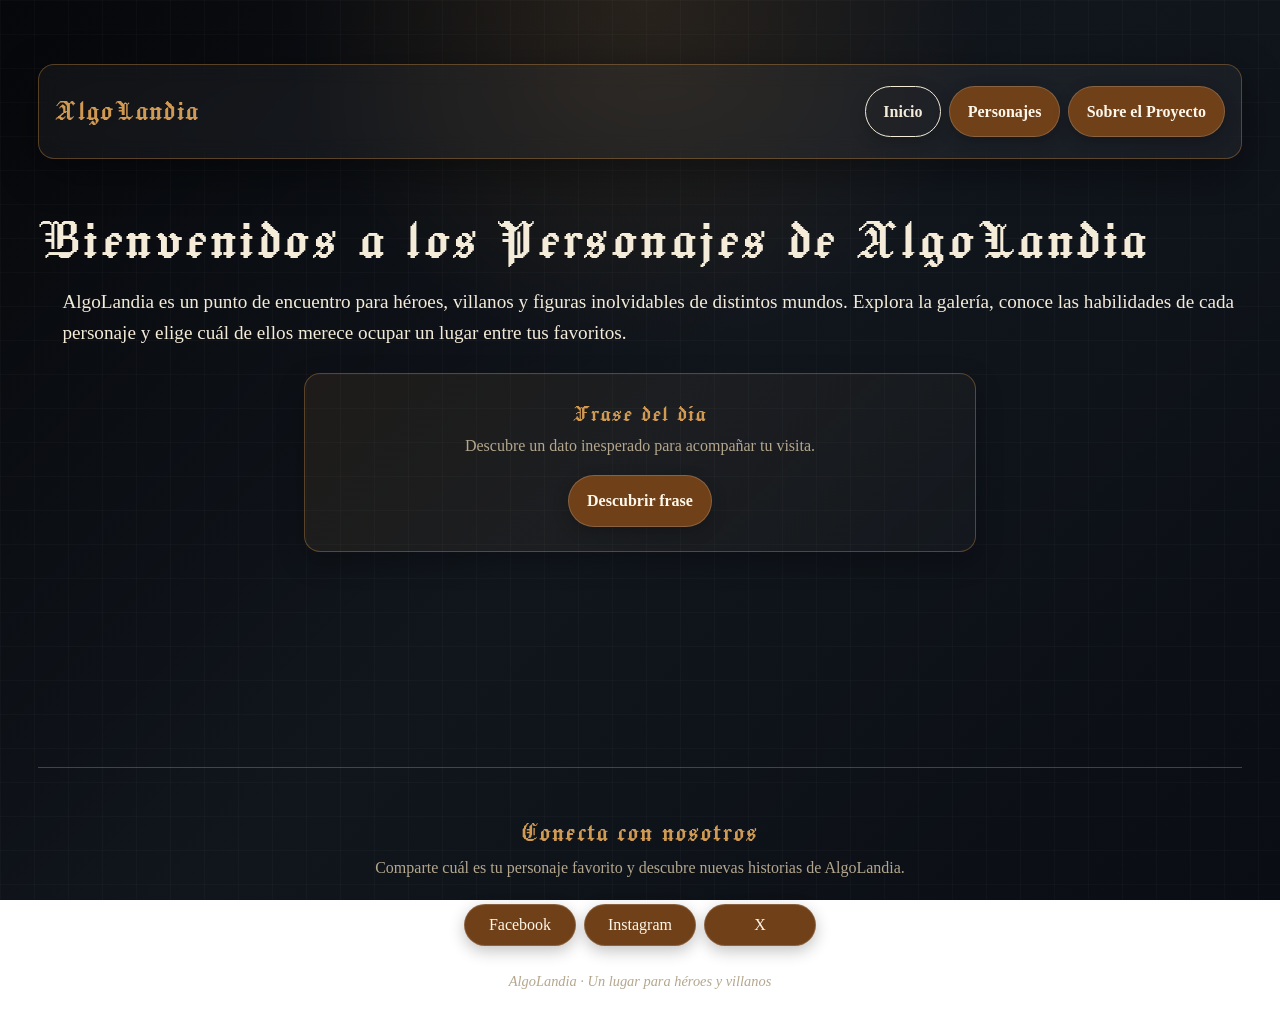
<file: src/index.html>
<!DOCTYPE html>
<html lang="es-CO">
<head>
    <meta charset="UTF-8" />
    <meta name="viewport" content="width=device-width, initial-scale=1.0" />
    <title>Personajes de AlgoLandia</title>
    <link href="https://cdn.jsdelivr.net/npm/bootstrap@5.3.8/dist/css/bootstrap.min.css" rel="stylesheet" integrity="sha384-sRIl4kxILFvY47J16cr9ZwB07vP4J8+LH7qKQnuqkuIAvNWLzeN8tE5YBujZqJLB" crossorigin="anonymous">
    <link rel="stylesheet" href="styles.css" />
</head>

<body class="site-body">
    <nav id="btnrow" class="site-navbar navbar navbar-expand-lg rounded-4 px-3 py-3 mb-5" data-bs-theme="dark" aria-label="Navegación principal">
        <div class="container-fluid px-0">
            <a class="navbar-brand me-4" href="./index.html">AlgoLandia</a>
            <button class="navbar-toggler" type="button" data-bs-toggle="collapse" data-bs-target="#main-navigation" aria-controls="main-navigation" aria-expanded="false" aria-label="Mostrar u ocultar navegación">
                <span class="navbar-toggler-icon"></span>
            </button>
            <div class="collapse navbar-collapse" id="main-navigation">
                <div id="nav-actions" class="navbar-nav ms-auto flex-wrap align-items-lg-center gap-2 pt-3 pt-lg-0">
                    <a class="btn brand-btn rounded-pill fw-bold active" href="./index.html" aria-current="page">Inicio</a>
                    <a class="btn brand-btn rounded-pill fw-bold" href="./pages/personajes.html">Personajes</a>
                    <a class="btn brand-btn rounded-pill fw-bold" href="#">Sobre el Proyecto</a>
                </div>
            </div>
        </div>
    </nav>
    <main class="home-main">
        <h1 class="mb-3">Bienvenidos a los Personajes de AlgoLandia</h1>
        <p class="ms-4 mb-4">AlgoLandia es un punto de encuentro para héroes, villanos y figuras inolvidables de distintos mundos.
            Explora la galería, conoce las habilidades de cada personaje y elige cuál de ellos merece ocupar un lugar
            entre tus favoritos.</p>
        <section class="daily-quote-panel rounded-4 p-3 p-md-4 mt-4 mx-auto text-center" aria-labelledby="daily-quote-title-home">
            <div class="d-flex flex-column align-items-center justify-content-center gap-3">
                <div class="text-center">
                    <h4 id="daily-quote-title-home" class="daily-quote-title mb-1">Frase del día</h4>
                    <p class="daily-quote-copy m-0">Descubre un dato inesperado para acompañar tu visita.</p>
                </div>
                <div id="daily-quote-actions" class="d-flex flex-wrap align-items-center justify-content-center gap-2"></div>
            </div>
            <div id="quote-output" class="w-100" aria-live="polite"></div>
        </section>
    </main>
    <footer class="home-footer redes-pagina d-flex flex-column align-items-center justify-content-center pt-5 mt-0 text-center">
        <h3 class="mb-1">Conecta con nosotros</h3>
        <p class="footer-copy mb-3">Comparte cuál es tu personaje favorito y descubre nuevas historias de AlgoLandia.</p>
        <nav class="d-flex flex-wrap align-items-center justify-content-center gap-2 my-2 mb-4 p-0" aria-label="Redes sociales">
            <a href="https://facebook.com" class="btn brand-btn social-link rounded-pill px-3 py-2">Facebook</a>
            <a href="https://instagram.com" class="btn brand-btn social-link rounded-pill px-3 py-2">Instagram</a>
            <a href="https://twitter.com" class="btn brand-btn social-link rounded-pill px-3 py-2">X</a>
        </nav>
        <p class="footer-note m-0 fst-italic">AlgoLandia · Un lugar para héroes y villanos</p>
    </footer>
    <script src="js/inicio.js" defer></script>
    <script src="https://cdn.jsdelivr.net/npm/bootstrap@5.3.8/dist/js/bootstrap.bundle.min.js" integrity="sha384-FKyoEForCGlyvwx9Hj09JcYn3nv7wiPVlz7YYwJrWVcXK/BmnVDxM+D2scQbITxI" crossorigin="anonymous"></script>
</body>
</html>
</file>
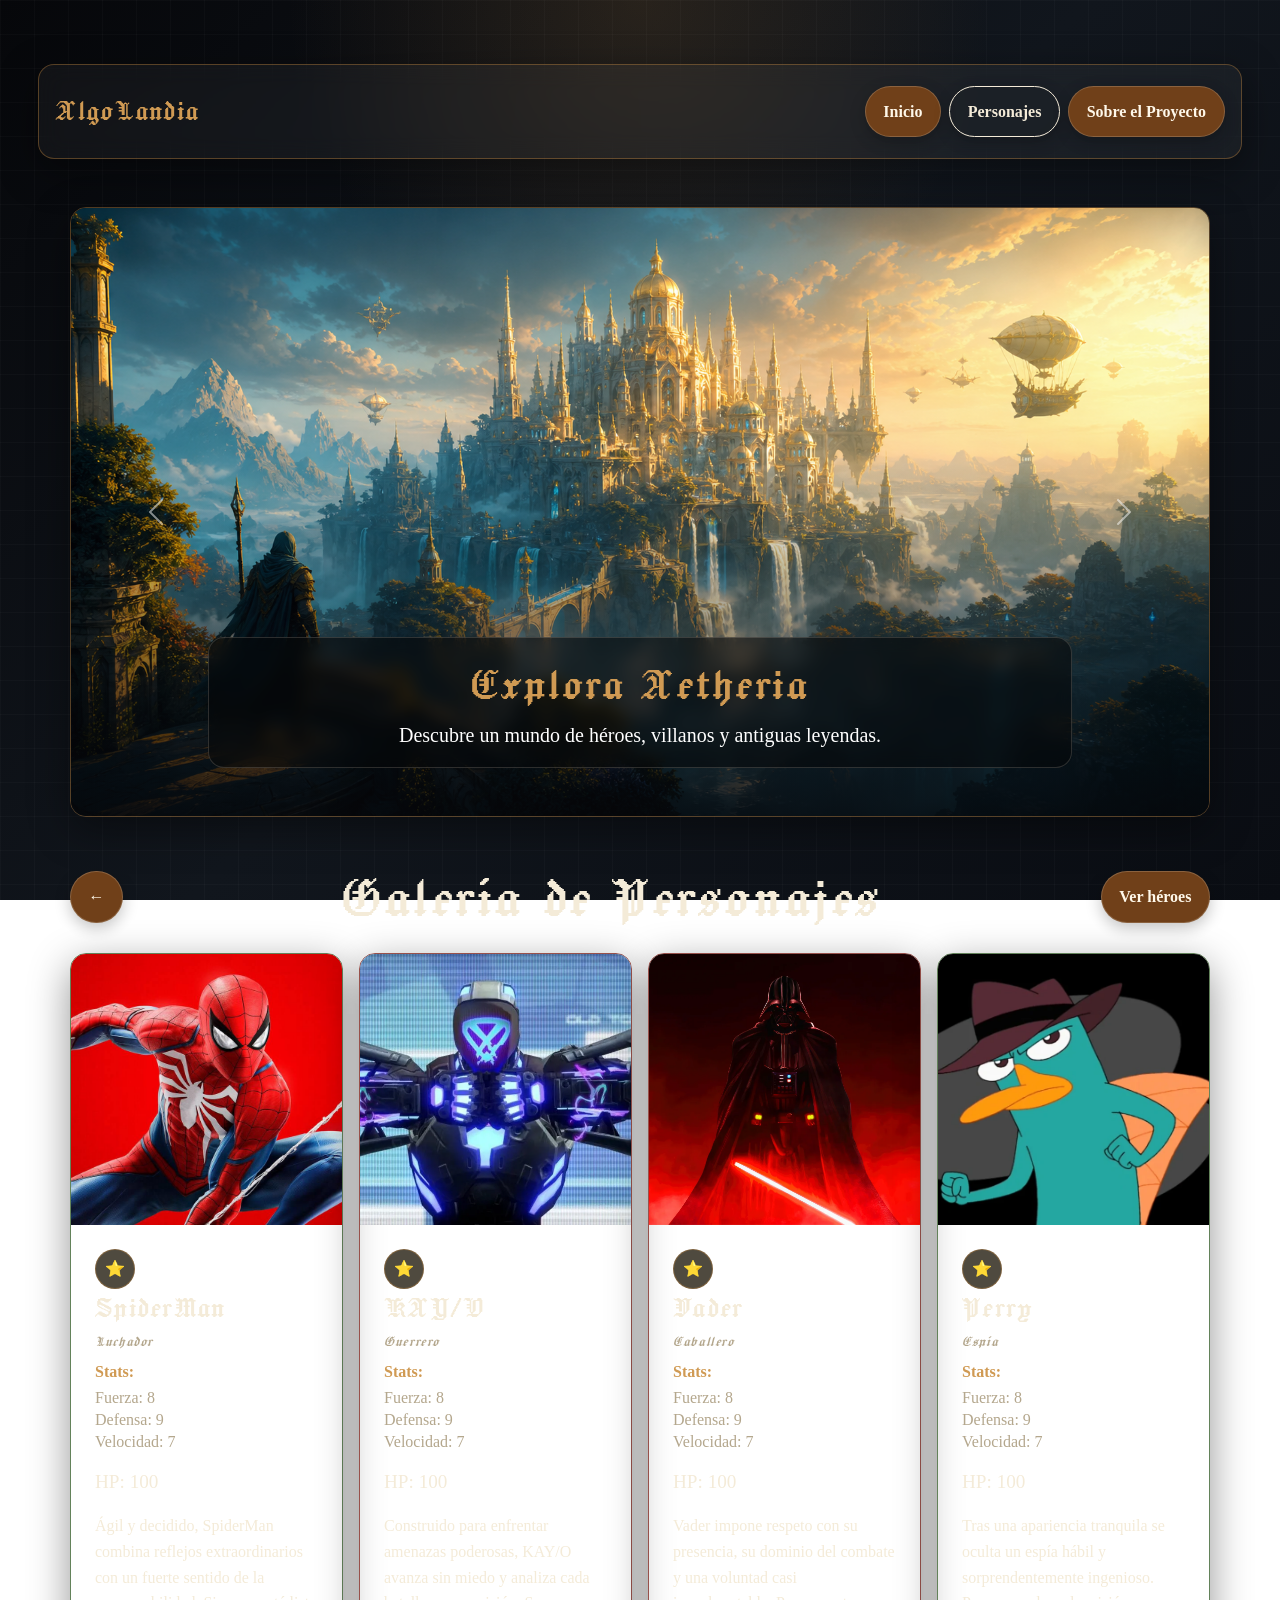
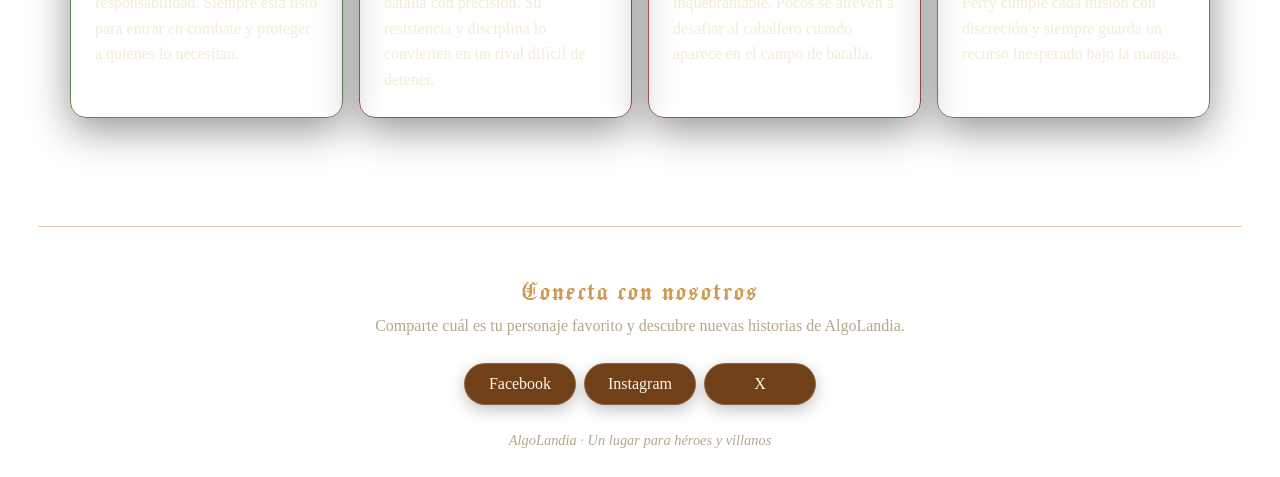
<file: src/pages/personajes.html>
<!DOCTYPE html>
<html lang="es-CO">

<head>
  <meta charset="UTF-8" />
  <meta name="viewport" content="width=device-width, initial-scale=1.0" />
  <title>Personajes de AlgoLandia</title>
  <link href="https://cdn.jsdelivr.net/npm/bootstrap@5.3.8/dist/css/bootstrap.min.css" rel="stylesheet" integrity="sha384-sRIl4kxILFvY47J16cr9ZwB07vP4J8+LH7qKQnuqkuIAvNWLzeN8tE5YBujZqJLB" crossorigin="anonymous">
  <link rel="stylesheet" href="../styles.css" />
</head>

<body class="site-body">
  <nav id="btnrow" class="site-navbar navbar navbar-expand-lg rounded-4 px-3 py-3 mb-5" data-bs-theme="dark" aria-label="Navegación principal">
    <div class="container-fluid px-0">
      <a class="navbar-brand me-4" href="../index.html">AlgoLandia</a>
      <button class="navbar-toggler" type="button" data-bs-toggle="collapse" data-bs-target="#main-navigation" aria-controls="main-navigation" aria-expanded="false" aria-label="Mostrar u ocultar navegación">
        <span class="navbar-toggler-icon"></span>
      </button>
      <div class="collapse navbar-collapse" id="main-navigation">
        <div id="nav-actions" class="navbar-nav ms-auto flex-wrap align-items-lg-center gap-2 pt-3 pt-lg-0">
          <a class="btn brand-btn rounded-pill fw-bold" href="../index.html">Inicio</a>
          <a class="btn brand-btn rounded-pill fw-bold active" href="./personajes.html" aria-current="page">Personajes</a>
          <a class="btn brand-btn rounded-pill fw-bold" href="#">Sobre el Proyecto</a>
        </div>
      </div>
    </div>
  </nav>
  <main>
    <section class="container px-0 mb-5" aria-label="Presentación de Legends of Aetheria">
      <div id="aetheria-carousel" class="aetheria-carousel carousel slide carousel-fade rounded-4 overflow-hidden" data-bs-ride="carousel" data-bs-interval="7000">
        <div class="carousel-inner">
          <div class="carousel-item active">
            <img class="carousel-image d-block w-100" src="../../public/img/aetheria-explora.png" alt="Ciudadela luminosa de Aetheria entre montañas y cascadas" />
            <div class="carousel-caption d-block rounded-4">
              <h2>Explora Aetheria</h2>
              <p>Descubre un mundo de héroes, villanos y antiguas leyendas.</p>
            </div>
          </div>
          <div class="carousel-item">
            <img class="carousel-image d-block w-100" src="../../public/img/aetheria-forja.png" alt="Héroe forjando una espada mágica en un taller ancestral" />
            <div class="carousel-caption d-block rounded-4">
              <h2>Forja tu leyenda</h2>
              <p>Elige tu personaje y comienza tu propia aventura.</p>
            </div>
          </div>
          <div class="carousel-item">
            <img class="carousel-image d-block w-100" src="../../public/img/aetheria-aventura.png" alt="Grupo de aventureros cruzando un puente hacia una torre iluminada" />
            <div class="carousel-caption d-block rounded-4">
              <h2>Comparte la aventura</h2>
              <p>Juega, diviértete y encuentra aliados en el camino.</p>
            </div>
          </div>
        </div>
        <button class="carousel-control-prev" type="button" data-bs-target="#aetheria-carousel" data-bs-slide="prev">
          <span class="carousel-control-prev-icon" aria-hidden="true"></span>
          <span class="visually-hidden">Anterior</span>
        </button>
        <button class="carousel-control-next" type="button" data-bs-target="#aetheria-carousel" data-bs-slide="next">
          <span class="carousel-control-next-icon" aria-hidden="true"></span>
          <span class="visually-hidden">Siguiente</span>
        </button>
      </div>
    </section>

    <section class="container px-0" aria-labelledby="galeria-personajes">
      <header id="head" class="page-header d-grid align-items-center gap-3 mb-4">
        <a class="btn brand-btn rounded-pill fw-bold" href="../index.html" aria-label="Volver al inicio">&larr;</a>
        <h1 id="galeria-personajes" class="m-0 text-center">Galería de Personajes</h1>
      </header>

      <div class="row g-3" id="galeria">

        <!-- SpiderMan -->

        <div class="character-column col-12 col-md-6 col-lg-3">
          <article class="ficha card character-card h-100 rounded-4 overflow-hidden" data-tipo="heroe">
            <img class="character-image card-img-top img-fluid w-100" src="../../public/img/SpiderMan.png" alt="SpiderMan" />
            <div class="card-body d-flex flex-column p-4">
              <h2 class="nombre m-0">SpiderMan</h2>
              <h3 class="clase fs-6 mt-1 mb-3 fst-italic">Luchador</h3>
              <h4 class="card-subtitle mb-2">Stats:</h4>
              <ul class="stats list-unstyled d-grid gap-1 mb-3">
                <li>Fuerza: 8</li>
                <li>Defensa: 9</li>
                <li>Velocidad: 7</li>
              </ul>
              <p class="vida d-flex align-items-center gap-2 mb-3">HP: 100</p>
              <p class="card-text mb-0">Ágil y decidido, SpiderMan combina reflejos extraordinarios con un fuerte sentido de la responsabilidad.
                Siempre está listo para entrar en combate y proteger a quienes lo necesitan.</p>
            </div>
          </article>
        </div>

        <!-- KAYO -->

        <div class="character-column col-12 col-md-6 col-lg-3">
          <article class="ficha card character-card h-100 rounded-4 overflow-hidden" data-tipo="villano">
            <img class="character-image card-img-top img-fluid w-100" src="../../public/img/KAYO.png" alt="KAY/O" />
            <div class="card-body d-flex flex-column p-4">
              <h2 class="nombre m-0">KAY/O</h2>
              <h3 class="clase fs-6 mt-1 mb-3 fst-italic">Guerrero</h3>
              <h4 class="card-subtitle mb-2">Stats:</h4>
              <ul class="stats list-unstyled d-grid gap-1 mb-3">
                <li>Fuerza: 8</li>
                <li>Defensa: 9</li>
                <li>Velocidad: 7</li>
              </ul>
              <p class="vida d-flex align-items-center gap-2 mb-3">HP: 100</p>
              <p class="card-text mb-0">Construido para enfrentar amenazas poderosas, KAY/O avanza sin miedo y analiza cada batalla con precisión.
                Su resistencia y disciplina lo convierten en un rival difícil de detener.</p>
            </div>
          </article>
        </div>

        <!-- Vader -->

        <div class="character-column col-12 col-md-6 col-lg-3">
          <article class="ficha card character-card h-100 rounded-4 overflow-hidden" data-tipo="villano">
            <img class="character-image card-img-top img-fluid w-100" src="../../public/img/Vader.png" alt="Vader" />
            <div class="card-body d-flex flex-column p-4">
              <h2 class="nombre m-0">Vader</h2>
              <h3 class="clase fs-6 mt-1 mb-3 fst-italic">Caballero</h3>
              <h4 class="card-subtitle mb-2">Stats:</h4>
              <ul class="stats list-unstyled d-grid gap-1 mb-3">
                <li>Fuerza: 8</li>
                <li>Defensa: 9</li>
                <li>Velocidad: 7</li>
              </ul>
              <p class="vida d-flex align-items-center gap-2 mb-3">HP: 100</p>
              <p class="card-text mb-0">Vader impone respeto con su presencia, su dominio del combate y una voluntad casi inquebrantable. Pocos se
                atreven a desafiar al caballero cuando aparece en el campo de batalla.</p>
            </div>
          </article>
        </div>

        <!-- Perry -->

        <div class="character-column col-12 col-md-6 col-lg-3">
          <article class="ficha card character-card h-100 rounded-4 overflow-hidden" data-tipo="heroe">
            <img class="character-image card-img-top img-fluid w-100" src="../../public/img/Perry.png" alt="Perry" />
            <div class="card-body d-flex flex-column p-4">
              <h2 class="nombre m-0">Perry</h2>
              <h3 class="clase fs-6 mt-1 mb-3 fst-italic">Espía</h3>
              <h4 class="card-subtitle mb-2">Stats:</h4>
              <ul class="stats list-unstyled d-grid gap-1 mb-3">
                <li>Fuerza: 8</li>
                <li>Defensa: 9</li>
                <li>Velocidad: 7</li>
              </ul>
              <p class="vida d-flex align-items-center gap-2 mb-3">HP: 100</p>
              <p class="card-text mb-0">Tras una apariencia tranquila se oculta un espía hábil y sorprendentemente ingenioso. Perry cumple cada
                misión con discreción y siempre guarda un recurso inesperado bajo la manga.</p>
            </div>
          </article>
        </div>

      </div>
    </section>
  </main>

  <footer class="redes-pagina d-flex flex-column align-items-center justify-content-center pt-5 text-center">
    <h3 class="mb-1">Conecta con nosotros</h3>
    <p class="footer-copy mb-3">Comparte cuál es tu personaje favorito y descubre nuevas historias de AlgoLandia.</p>
    <nav class="d-flex flex-wrap align-items-center justify-content-center gap-2 my-2 mb-4 p-0" aria-label="Redes sociales">
      <a href="https://facebook.com" class="btn brand-btn social-link rounded-pill px-3 py-2">Facebook</a>
      <a href="https://instagram.com" class="btn brand-btn social-link rounded-pill px-3 py-2">Instagram</a>
      <a href="https://twitter.com" class="btn brand-btn social-link rounded-pill px-3 py-2">X</a>
    </nav>
    <p class="footer-note m-0 fst-italic">AlgoLandia · Un lugar para héroes y villanos</p>
  </footer>
  <script src="../js/personajes.js" defer></script>
  <script src="https://cdn.jsdelivr.net/npm/bootstrap@5.3.8/dist/js/bootstrap.bundle.min.js" integrity="sha384-FKyoEForCGlyvwx9Hj09JcYn3nv7wiPVlz7YYwJrWVcXK/BmnVDxM+D2scQbITxI" crossorigin="anonymous"></script>
</body>

</html>
</file>
<file: src/styles.css>
@import url("https://fonts.googleapis.com/css2?family=Jacquard+24&display=swap");

:root {
    --text: #f4ebd8;
    --muted: #b4a78d;
    --accent: #b9823d;
    --accent-hover: #d09a53;
    --accent-strong: #704019;
    --border: rgba(185, 130, 61, 0.42);
    --panel: rgba(255, 255, 255, 0.045);
    --shadow: 0 12px 40px rgba(0, 0, 0, 0.42);

    --heroe: #63825a;
    --heroe-soft: rgba(99, 130, 90, 0.16);
    --villano: #98514b;
    --villano-soft: rgba(152, 81, 75, 0.16);
}

html {
    min-width: 320px;
    min-height: 100%;
    background:
        radial-gradient(circle at top, rgba(185, 130, 61, 0.16), transparent 32%),
        linear-gradient(135deg, #06070a 0%, #11161d 50%, #0a0d13 100%);
    background-attachment: fixed;
}

.site-body {
    width: min(94%, 1440px);
    min-height: 100vh;
    margin: 5% auto 2%;
    font-family: Georgia, "Times New Roman", serif;
    line-height: 1.6;
    color: var(--text);
    background: transparent;
}

.site-body::before {
    content: "";
    position: fixed;
    inset: 0;
    pointer-events: none;
    background-image:
        linear-gradient(rgba(255, 255, 255, 0.025) 1px, transparent 1px),
        linear-gradient(90deg, rgba(255, 255, 255, 0.025) 1px, transparent 1px);
    background-size: 34px 34px;
}

.site-body > * {
    position: relative;
}

h1,
h2,
h3 {
    font-family: "Jacquard 24", Georgia, serif;
    letter-spacing: 0.04em;
}

h1 {
    font-size: clamp(2.8rem, 6vw, 4rem);
    line-height: 1;
}

p {
    font-family: "Times New Roman", Times, serif;
    font-size: 1.2rem;
}

.site-navbar {
    border: 1px solid var(--border);
    background-color: var(--panel);
    box-shadow: var(--shadow);
    backdrop-filter: blur(12px);
}

.site-navbar .navbar-brand {
    color: var(--accent-hover);
    font-family: "Jacquard 24", Georgia, serif;
    font-size: 2rem;
    letter-spacing: 0.04em;
}

.site-navbar .navbar-brand:hover,
.site-navbar .navbar-brand:focus {
    color: var(--text);
}

.site-navbar .navbar-toggler {
    border-color: var(--border);
}

.home-main {
    min-height: calc(80vh - 10rem);
}

.brand-btn {
    padding: 0.8rem 1.1rem;
    border: 1px solid rgba(244, 235, 216, 0.2);
    color: #fff8ea;
    background-color: var(--accent-strong);
    box-shadow: 0 5px 16px rgba(0, 0, 0, 0.24);
    font-family: inherit;
    transition: transform 0.2s ease, background-color 0.2s ease, border-color 0.2s ease;
}

.brand-btn:hover {
    border-color: var(--accent-hover);
    color: #fff8ea;
    background-color: #845025;
    transform: translateY(-2px);
}

.brand-btn:focus-visible,
.favorite-btn:focus-visible {
    outline: 3px solid var(--accent-hover);
    outline-offset: 3px;
}

.brand-btn:disabled {
    cursor: wait;
    opacity: 0.7;
    transform: none;
}

.favorite-btn {
    width: 2.5rem;
    height: 2.5rem;
    border: 1px solid var(--border);
    color: var(--text);
    background-color: #4f4a3f;
    font-family: inherit;
    text-decoration: none;
    cursor: pointer;
    transition: transform 0.2s ease, background-color 0.2s ease;
}

.favorite-btn:hover {
    background-color: var(--accent-strong);
    transform: scale(1.06);
}

.page-header {
    grid-template-columns: auto minmax(0, 1fr) auto;
}

.aetheria-carousel {
    border: 1px solid var(--border);
    box-shadow: var(--shadow);
}

.carousel-image {
    height: clamp(22rem, 48vw, 38rem);
    object-fit: cover;
    object-position: center;
}

.aetheria-carousel .carousel-item::after {
    content: "";
    position: absolute;
    inset: 0;
    background: linear-gradient(to top, rgba(6, 7, 10, 0.84), transparent 58%);
}

.aetheria-carousel .carousel-caption {
    z-index: 1;
    right: 12%;
    bottom: clamp(1.25rem, 4vw, 3rem);
    left: 12%;
    padding: 1rem;
    background-color: rgba(6, 7, 10, 0.58);
    border: 1px solid rgba(244, 235, 216, 0.16);
    backdrop-filter: blur(8px);
}

.aetheria-carousel .carousel-caption h2 {
    margin-bottom: 0.25rem;
    color: var(--accent-hover);
    font-size: clamp(2rem, 4vw, 3.4rem);
}

.aetheria-carousel .carousel-caption p {
    margin: 0;
    font-size: clamp(0.95rem, 2vw, 1.25rem);
}

.character-card {
    border-color: var(--border);
    color: var(--text);
    background-color: var(--panel);
    box-shadow: var(--shadow);
    transition: transform 0.3s ease, background-color 0.3s ease, border-color 0.3s ease, box-shadow 0.3s ease;
}

.character-image {
    aspect-ratio: 1 / 1;
    object-fit: cover;
    object-position: top;
}

.character-card .card-text {
    color: var(--text);
    font-size: 1rem;
}

.character-card:hover {
    box-shadow: 0 16px 46px rgba(0, 0, 0, 0.5);
    transform: translateY(-4px);
}

[data-tipo="heroe"] {
    border-color: var(--heroe);
}

[data-tipo="heroe"]:hover {
    border-color: #83a579;
    background-color: var(--heroe-soft);
}

[data-tipo="villano"] {
    border-color: var(--villano);
}

[data-tipo="villano"]:hover {
    border-color: #b66b64;
    background-color: var(--villano-soft);
}

.nombre {
    font-size: 2rem;
}

.clase {
    color: var(--muted);
}

.character-card h4,
.stats {
    font-family: Georgia, "Times New Roman", serif;
    font-size: 1rem;
    line-height: normal;
}

.stats {
    color: var(--muted);
}

.character-card h4 {
    font-weight: 700;
}

.card-subtitle {
    color: var(--accent-hover);
}

#filter {
    margin: 0;
}

.redes-pagina {
    margin-top: clamp(4rem, 12vh, 7rem);
    border-top: 1px solid var(--border);
}

.redes-pagina h3 {
    color: var(--accent-hover);
    font-size: 1.8rem;
}

.daily-quote-panel {
    max-width: 42rem;
    border: 1px solid var(--border);
    background:
        linear-gradient(135deg, rgba(185, 130, 61, 0.1), rgba(255, 255, 255, 0.025));
    box-shadow: 0 10px 28px rgba(0, 0, 0, 0.24);
}

.daily-quote-title {
    color: var(--accent-hover);
    font-family: "Jacquard 24", Georgia, serif;
    font-size: 1.65rem;
    letter-spacing: 0.04em;
}

.daily-quote-copy {
    color: var(--muted);
    font-size: 1rem;
}

.quote {
    color: var(--text);
    background-color: rgba(6, 7, 10, 0.56);
    border-left: 3px solid var(--accent);
    box-shadow: inset 0 0 0 1px rgba(244, 235, 216, 0.06);
}

.social-link {
    min-width: 7rem;
}

.footer-copy {
    max-width: 34rem;
    color: var(--muted);
    font-size: 1rem;
}

.footer-note {
    color: var(--muted);
    font-size: 0.9rem;
}

.resaltado {
    box-shadow: 0 0 0 2px var(--accent), var(--shadow);
}

@media (max-width: 900px) {
    .site-body {
        width: auto;
        margin: 2rem 1.25rem;
    }

    .page-header {
        grid-template-columns: auto minmax(0, 1fr);
    }

    #filter {
        grid-column: 1 / -1;
        width: 100%;
    }
}

@media (max-width: 520px) {
    .site-body {
        margin: 1.25rem 0.75rem;
    }

    .home-main {
        padding-top: 2rem;
    }

    .site-body main > p {
        margin-left: 0 !important;
    }

    .carousel-image {
        height: 24rem;
    }

    .aetheria-carousel .carousel-caption {
        right: 8%;
        bottom: 1rem;
        left: 8%;
        padding: 0.75rem;
    }

    #btnrow .btn {
        width: 100%;
    }
}

@media (prefers-reduced-motion: reduce) {
    *,
    *::before,
    *::after {
        transition-duration: 0.01ms !important;
    }
}
</file>
